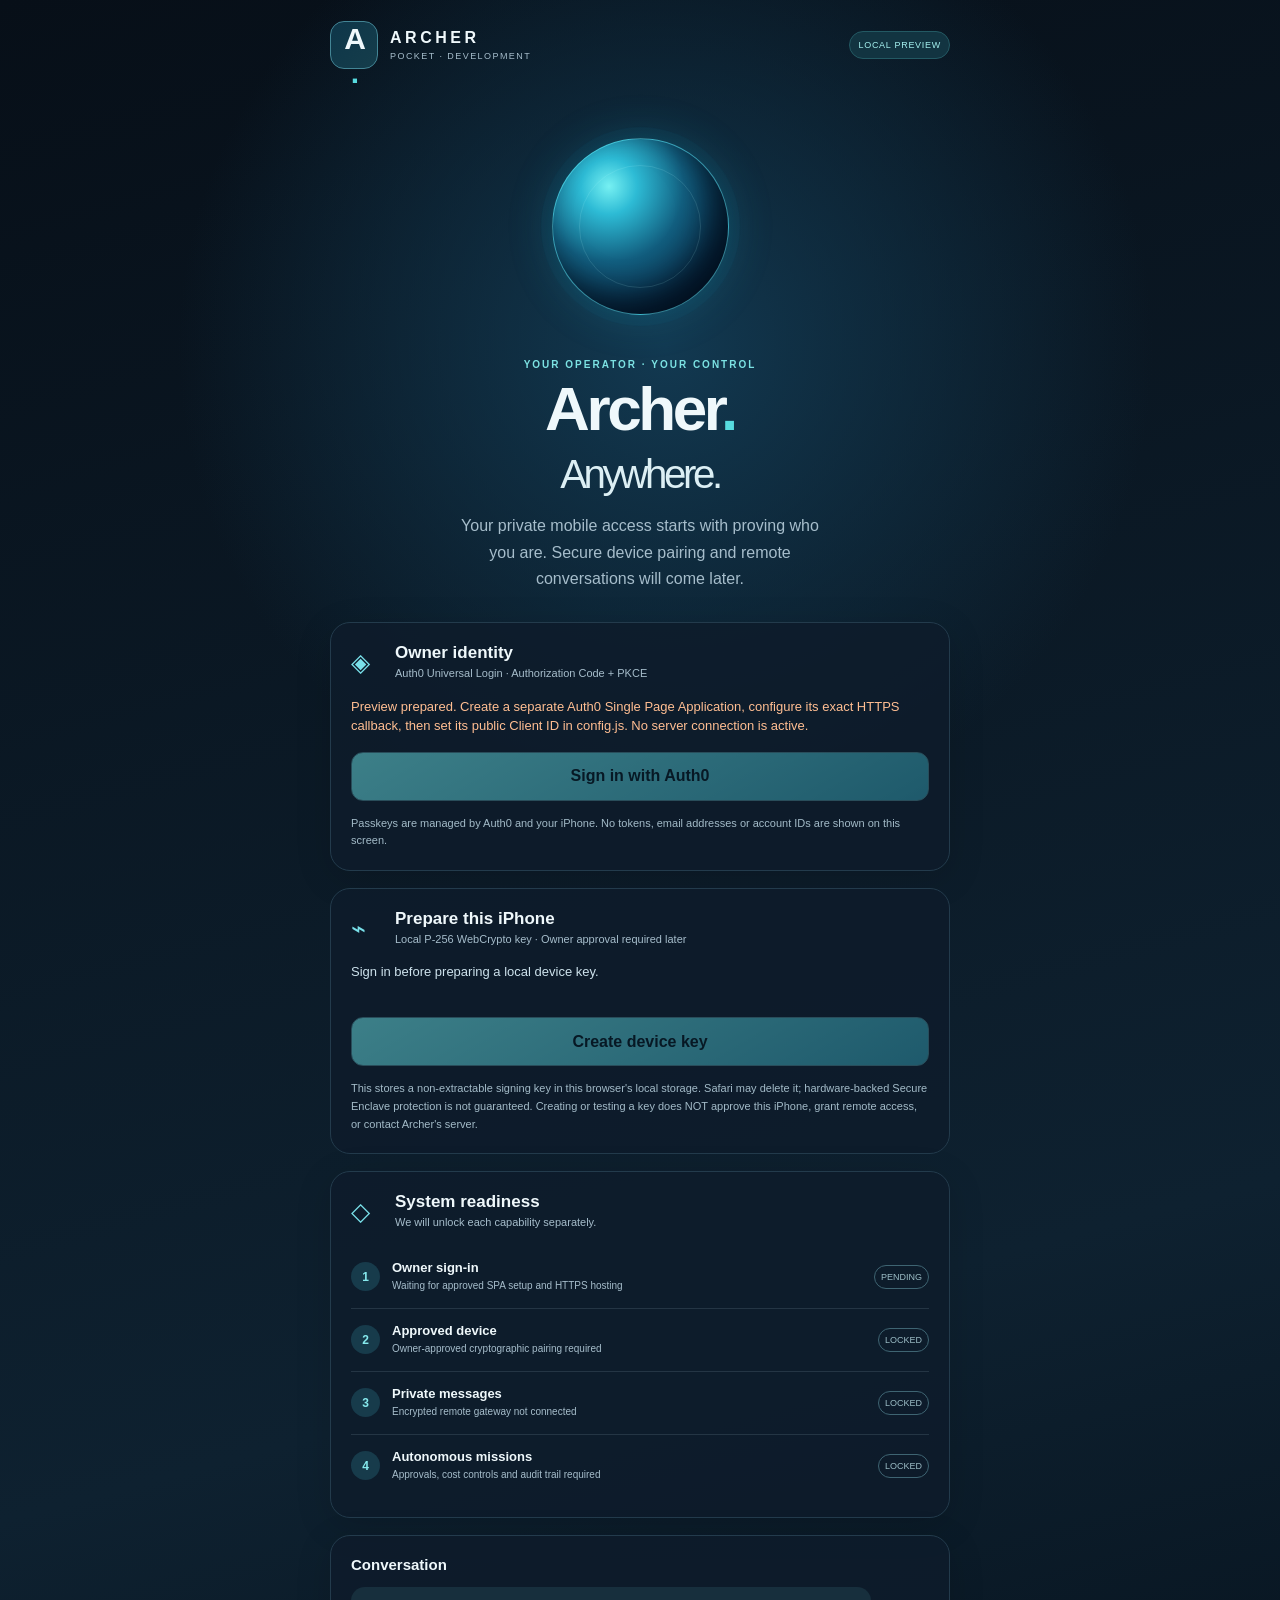
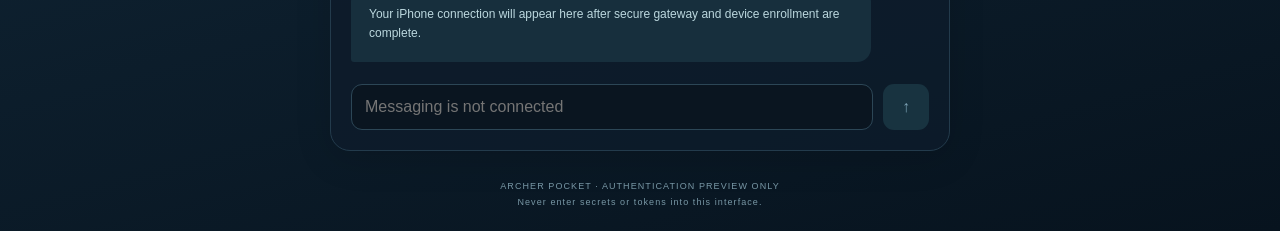
<file: web/archer-pocket/index.html>
<!doctype html>
<html lang="en">
<head>
  <meta charset="utf-8">
  <meta name="viewport" content="width=device-width,initial-scale=1,viewport-fit=cover">
  <meta name="theme-color" content="#07111b">
  <meta name="apple-mobile-web-app-capable" content="yes">
  <meta name="apple-mobile-web-app-status-bar-style" content="black-translucent">
  <meta name="apple-mobile-web-app-title" content="Archer Pocket">
  <meta name="description" content="Archer Pocket: private owner sign-in preview.">
  <meta http-equiv="Content-Security-Policy" content="default-src 'none'; base-uri 'self'; script-src 'self' https://cdn.auth0.com; style-src 'self'; connect-src 'self' https://dev-1l3ic41kxj7zpeb8.us.auth0.com; frame-src https://dev-1l3ic41kxj7zpeb8.us.auth0.com; img-src 'self' data:; manifest-src 'self'; form-action https://dev-1l3ic41kxj7zpeb8.us.auth0.com; object-src 'none'; upgrade-insecure-requests">
  <title>Archer Pocket · Owner preview</title>
  <link rel="manifest" href="./manifest.webmanifest">
  <link rel="icon" type="image/svg+xml" href="./assets/archer-icon.svg">
  <link rel="stylesheet" href="./styles.css">
</head>
<body>
  <main class="app-shell">
    <header class="app-header">
      <div class="brand-mark" aria-hidden="true">A<span>.</span></div>
      <div class="brand">
        <strong>ARCHER</strong>
        <span>POCKET · DEVELOPMENT</span>
      </div>
      <span class="status-pill" id="connectionBadge">LOCAL PREVIEW</span>
    </header>

    <section class="hero" aria-labelledby="heroTitle">
      <div class="orb-stage" aria-hidden="true"><div class="orb-glow"></div><div class="orb"></div></div>
      <p class="eyebrow">YOUR OPERATOR · YOUR CONTROL</p>
      <h1 id="heroTitle">Archer<span>.</span><br><small>Anywhere.</small></h1>
      <p class="intro">Your private mobile access starts with proving who you are. Secure device pairing and remote conversations will come later.</p>
    </section>

    <section class="identity-panel" aria-labelledby="identityTitle">
      <div class="section-heading">
        <span class="section-icon" aria-hidden="true">◈</span>
        <div><h2 id="identityTitle">Owner identity</h2><p>Auth0 Universal Login · Authorization Code + PKCE</p></div>
      </div>
      <p id="identityMessage" class="identity-message" role="status" aria-live="polite">Checking sign-in configuration…</p>
      <div class="actions">
        <button id="signInButton" type="button" class="button primary" disabled>Sign in with Auth0</button>
        <button id="signOutButton" type="button" class="button secondary" disabled hidden>Sign out</button>
      </div>
      <p class="note">Passkeys are managed by Auth0 and your iPhone. No tokens, email addresses or account IDs are shown on this screen.</p>
    </section>

    <section class="device-panel" aria-labelledby="deviceTitle">
      <div class="section-heading">
        <span class="section-icon" aria-hidden="true">⌁</span>
        <div><h2 id="deviceTitle">Prepare this iPhone</h2><p>Local P-256 WebCrypto key · Owner approval required later</p></div>
      </div>
      <p id="deviceKeyStatus" class="identity-message" role="status" aria-live="polite">Sign in before preparing a local device key.</p>
      <p id="deviceFingerprint" class="device-fingerprint" hidden></p>
      <div class="device-actions">
        <button type="button" id="devicePrepareButton" class="button primary" disabled>Create device key</button>
        <button type="button" id="deviceSelfTestButton" class="button secondary" disabled hidden>Test local proof</button>
        <button type="button" id="deviceEraseButton" class="button secondary" disabled hidden>Erase local key</button>
      </div>
      <p class="note">This stores a non-extractable signing key in this browser's local storage. Safari may delete it; hardware-backed Secure Enclave protection is not guaranteed. Creating or testing a key does NOT approve this iPhone, grant remote access, or contact Archer's server.</p>
    </section>

    <section class="capability-panel" aria-labelledby="featuresTitle">
      <div class="section-heading">
        <span class="section-icon" aria-hidden="true">◇</span>
        <div><h2 id="featuresTitle">System readiness</h2><p>We will unlock each capability separately.</p></div>
      </div>
      <ul class="capability-list">
        <li><span class="circle">1</span><span><strong>Owner sign-in</strong><small id="authCapability">Not yet verified on this device</small></span><span id="authTag" class="capability-tag">PENDING</span></li>
        <li><span class="circle">2</span><span><strong>Approved device</strong><small id="deviceCapability">Owner-approved cryptographic pairing required</small></span><span id="deviceTag" class="capability-tag">LOCKED</span></li>
        <li><span class="circle">3</span><span><strong>Private messages</strong><small>Encrypted remote gateway not connected</small></span><span class="capability-tag">LOCKED</span></li>
        <li><span class="circle">4</span><span><strong>Autonomous missions</strong><small>Approvals, cost controls and audit trail required</small></span><span class="capability-tag">LOCKED</span></li>
      </ul>
    </section>

    <section class="future-message" aria-label="Messaging preview">
      <p>Conversation</p>
      <div class="preview-bubble">Your iPhone connection will appear here after secure gateway and device enrollment are complete.</div>
      <div class="disabled-composer">
        <label class="sr-only" for="disabledMessage">Archer messages are not available yet</label>
        <input id="disabledMessage" value="" placeholder="Messaging is not connected" disabled>
        <button disabled aria-label="Messaging unavailable">↑</button>
      </div>
    </section>
    <footer>ARCHER POCKET · AUTHENTICATION PREVIEW ONLY<br>Never enter secrets or tokens into this interface.</footer>
  </main>
  <script src="./config.js"></script>
  <script src="https://cdn.auth0.com/js/auth0-spa-js/2.30/auth0-spa-js.production.js"></script>
  <script src="./device-keys.js" defer></script>
  <script src="./app.js" defer></script>
</body>
</html>
</file>
<file: web/archer-pocket/styles.css>
:root{color-scheme:dark;--background:#07111b;--panel:#111f2d;--border:#233b4c;--ink:#eff8fb;--muted:#a6bdcb;--accent:#57dbdf;--accent2:#137b92}
*{box-sizing:border-box}
html{min-height:100%;background:var(--background)}
body{margin:0;background:radial-gradient(circle at 52% 19%,#123951 0,transparent 30%),linear-gradient(165deg,#070f18,#0e2130 70%,#07131e);font-family:-apple-system,BlinkMacSystemFont,"Segoe UI",sans-serif;color:var(--ink);min-height:100vh}
button,input{font:inherit}
button:focus-visible{outline:3px solid #a5f9ff;outline-offset:3px}
.app-shell{width:min(100%,660px);margin:0 auto;padding:calc(env(safe-area-inset-top,0px) + 21px) 20px calc(env(safe-area-inset-bottom,0px) + 20px)}
.app-header{display:flex;align-items:center;gap:12px}
.brand-mark{display:grid;place-items:center;border:1px solid #438595;width:48px;height:48px;border-radius:14px;font-size:30px;font-weight:800;letter-spacing:-2px;background:linear-gradient(135deg,#0e3649,#153d4b)}
.brand-mark span,.hero h1 span{color:var(--accent)}
.brand{display:flex;flex-direction:column;gap:4px}
.brand strong{font-size:16px;letter-spacing:.22em}
.brand span{color:var(--muted);font-size:9px;letter-spacing:.16em}
.status-pill{margin-left:auto;font-size:9px;letter-spacing:.08em;color:#a4f0ef;background:#123441;border:1px solid #235963;padding:8px;border-radius:40px;white-space:nowrap}
.hero{text-align:center;padding-top:16px}
.orb-stage{height:195px;position:relative;display:grid;place-items:center}
.orb-glow{position:absolute;width:195px;height:195px;border-radius:50%;background:radial-gradient(circle,#24bccd2c,transparent 69%);filter:blur(8px)}
.orb{position:relative;width:142px;height:142px;border:1px solid #68f2fa75;border-radius:50%;background:radial-gradient(circle at 32% 27%,#76f0f2 0,#2dbbd5 16%,#125f80 43%,#061e38 78%,#041523 100%);box-shadow:0 0 46px #20bbdb38,0 0 0 11px #2699b90c,inset -16px -17px 30px #020b17b0}
.orb:after{content:"";position:absolute;inset:15%;border-radius:50%;border:1px solid #c0ffff20}
.eyebrow{font-size:10px;color:#7ce2e3;font-weight:700;letter-spacing:.2em}
.hero h1{font-size:clamp(44px,10vw,62px);letter-spacing:-.055em;line-height:.93;margin:10px 0}
.hero h1 small{display:inline-block;font-size:.65em;color:#dceff4;font-weight:500}
.intro{color:var(--muted);font-size:14px;line-height:1.65;max-width:370px;margin:18px auto 30px}
.identity-panel,.capability-panel,.future-message{border:1px solid var(--border);border-radius:20px;background:#0d1c2bd9;padding:20px;margin-bottom:17px;box-shadow:0 8px 36px #00000022}
.section-heading{display:flex;align-items:center;gap:12px;margin-bottom:15px}
.section-heading h2{font-size:17px;margin:0 0 3px}
.section-heading p{font-size:11px;color:var(--muted);margin:0;line-height:1.4}
.section-icon{font-size:25px;color:#79e0e9;width:32px}
.identity-message{font-size:13px;line-height:1.5;color:#cde2ec;min-height:40px;margin:0 0 15px}
.identity-message.problem{color:#ffbe92}
.actions{display:flex;gap:9px}
.button{border-radius:12px;min-height:49px;padding:11px 17px;font-weight:700;border:1px solid #45808b;cursor:pointer}
.primary{background:linear-gradient(150deg,#6ce3e6,#3098ac);color:#021720;flex:1}
.secondary{background:#102e3a;color:#e4f6ff;flex:1}
.button:disabled{opacity:.5;cursor:not-allowed}
.note{font-size:11px;color:#a3bbc8;line-height:1.6;margin:14px 0 0}
.capability-list{list-style:none;margin:5px 0 0;padding:0}
.capability-list li{display:flex;align-items:center;gap:12px;border-top:1px solid #243544;padding:14px 0}
.capability-list li:first-child{border-top:0}
.circle{display:grid;place-items:center;width:29px;height:29px;min-width:29px;background:#173b4b;color:#86e9ed;border-radius:50%;font-size:12px;font-weight:700}
.capability-list strong,.capability-list small{display:block}
.capability-list strong{font-size:13px}
.capability-list small{font-size:10px;color:var(--muted);line-height:1.6;margin-top:3px}
.capability-tag{font-size:9px;border:1px solid #3e6472;border-radius:20px;padding:6px;color:#9cbdc6;margin-left:auto;white-space:nowrap}
.capability-tag.ready{color:#92e9ca;border-color:#367f72}
.future-message p{font-weight:700;margin:0 0 14px;font-size:15px}
.preview-bubble{color:#bbd7de;background:#172f3d;border-radius:14px 14px 14px 3px;padding:18px;font-size:12px;line-height:1.65;max-width:90%}
.disabled-composer{display:flex;gap:10px;margin-top:22px}
.disabled-composer input{flex:1;width:0;padding:13px;background:#0a1520;border:1px solid #2c4656;border-radius:11px;color:#cfe1ea}
.disabled-composer button{width:46px;border:0;border-radius:11px;color:#7ba1b3;background:#183340}
footer{text-align:center;font-size:9px;line-height:1.8;letter-spacing:.12em;color:#7897a5;padding-top:10px}
.sr-only{position:absolute;width:1px;height:1px;overflow:hidden;clip:rect(0,0,0,0);white-space:nowrap}
@media(min-width:600px){.hero{padding-top:35px}.orb-stage{height:245px}.orb{width:177px;height:177px}.intro{font-size:16px}}
@media(max-width:360px){.app-shell{padding-left:13px;padding-right:13px}.status-pill{font-size:8px}.brand span{font-size:8px}}
@media(prefers-reduced-motion:reduce){*,*:before,*:after{animation:none!important;transition:none!important}}

/* Device preparation is deliberately distinguished from enrolled/approved status. */
.device-panel{border:1px solid var(--border);border-radius:20px;background:#0d1c2bd9;padding:20px;margin-bottom:17px}
.device-actions{display:flex;flex-wrap:wrap;gap:10px}
.device-actions .button{min-width:120px;flex:1}
.device-fingerprint{overflow-wrap:anywhere;word-break:break-word;color:#b5e0e7;font-size:12px;font-variant-numeric:tabular-nums;background:#102c3a;border:1px solid #285365;border-radius:11px;padding:11px;margin:0 0 15px}
.device-actions button[hidden]{display:none}
@media(max-width:360px){.device-actions .button{flex-basis:100%}}
</file>
